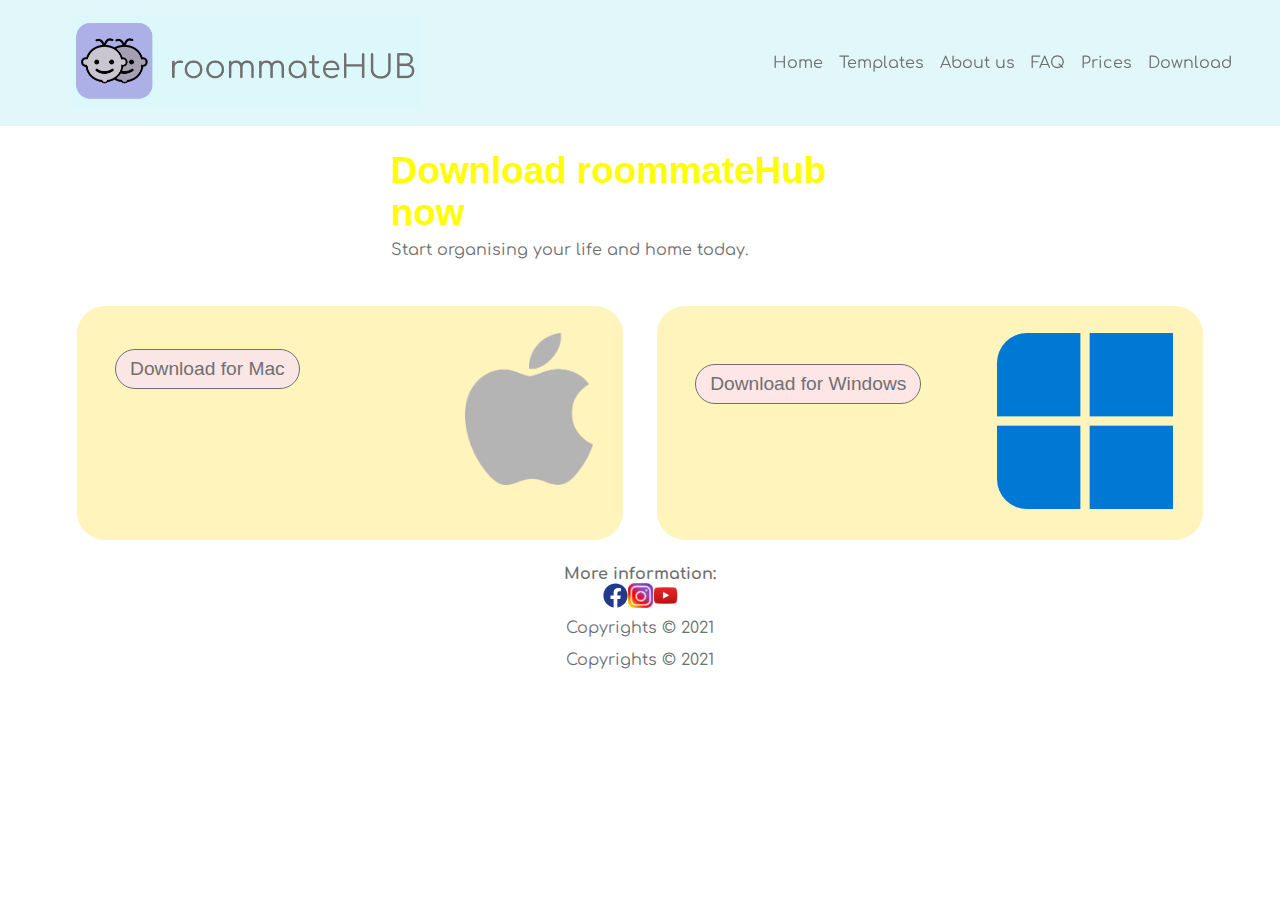
<file: index.html>
<!DOCTYPE html>
<html lang="en">
<head>
    <meta charset="UTF-8">
    <link rel="stylesheet" href="style.css">

    <link rel="stylesheet" href="styles.css">
    <link rel="shortcut icon" type="image/x-icon" href="favicon.ico" />
    <link rel="preconnect" href="https://fonts.googleapis.com">
<link rel="preconnect" href="https://fonts.gstatic.com" crossorigin>
<link href="https://fonts.googleapis.com/css2?family=Comfortaa:wght@300;400;700&display=swap" rel="stylesheet">
    <title>Downloads</title>

</head>

<body>

    <header>

        <img class="logo" src="logo.png" alt="logo">

        <nav>
            <ul id="nav-links-holder" >
                <li class="nav-links"><a class="navbutton" href="">Home</a></li>
                <li class="nav-links"><a class="navbutton" href="">Templates</a></li>
                <li class="nav-links"><a class="navbutton" href="">About us</a></li>
                <li class="nav-links"><a class="navbutton" href="FAQs.html">FAQ</a></li>
                <li class="nav-links"><a class="navbutton" href="">Prices</a></li>
                <li class="nav-links"><a class="navbutton" href="">Download</a></li>
                
              
               
            </ul>

            

        </nav>
       
        <button id="menu-button" >
            Menu 
        </button>



    </header>

    <main>

        <section class="title">

            <div>
                <h1>Download roommateHub now</h1>
                <p>Start organising your life and home today.</p>
            </div>

        </section>

        <div class="box free">
           
            <div class="content1">
                <h2>
                    
                </h2>
    
                <p>
                    
                </p>
                
    
               <button class="button green">
                    Download for Mac
                </button> 
            </div>
            
            <div>
                <img class="apple" src="apple.logo.svg.png" alt="apple">
            </div>


        </div>

        <div class="box premium">

            <div class="content2">
                <h2>
                    
                </h2>

                <p>

                </p>
                
    
                <button class="button pink">
                    Download for Windows
                </button>
    
            </div>
           
            <div>
                <img class="windows" src="windowslogo.svg.png" alt="windows">
            </div>

        </div>

    </main>
    
   

    <script>
        const menuButton=document.getElementById("menu-button")
        console.log(menuButton)
        const menu=document.getElementById("nav-links-holder")
        console.log(menu)
        menuButton.addEventListener("click", ()=>{
            menu.classList.toggle("menu-open")

        })
    </script>

     <footer>
        <h4>More information:</h4>
        <section id="icons">
            <a href="#"><img src="facebook-brands (2).svg" alt="facebook"></a>
            <a href="#"><img src="instagram-brands.png" alt="instagram"></a>
            <a href="#"><img src="youtube-brands.png" alt="youtube"></a>
        </section>
        <p>Copyrights © 2021</p>

        <p>Copyrights ©  2021</p>
 
    </footer>
</body>
</html>
</file>
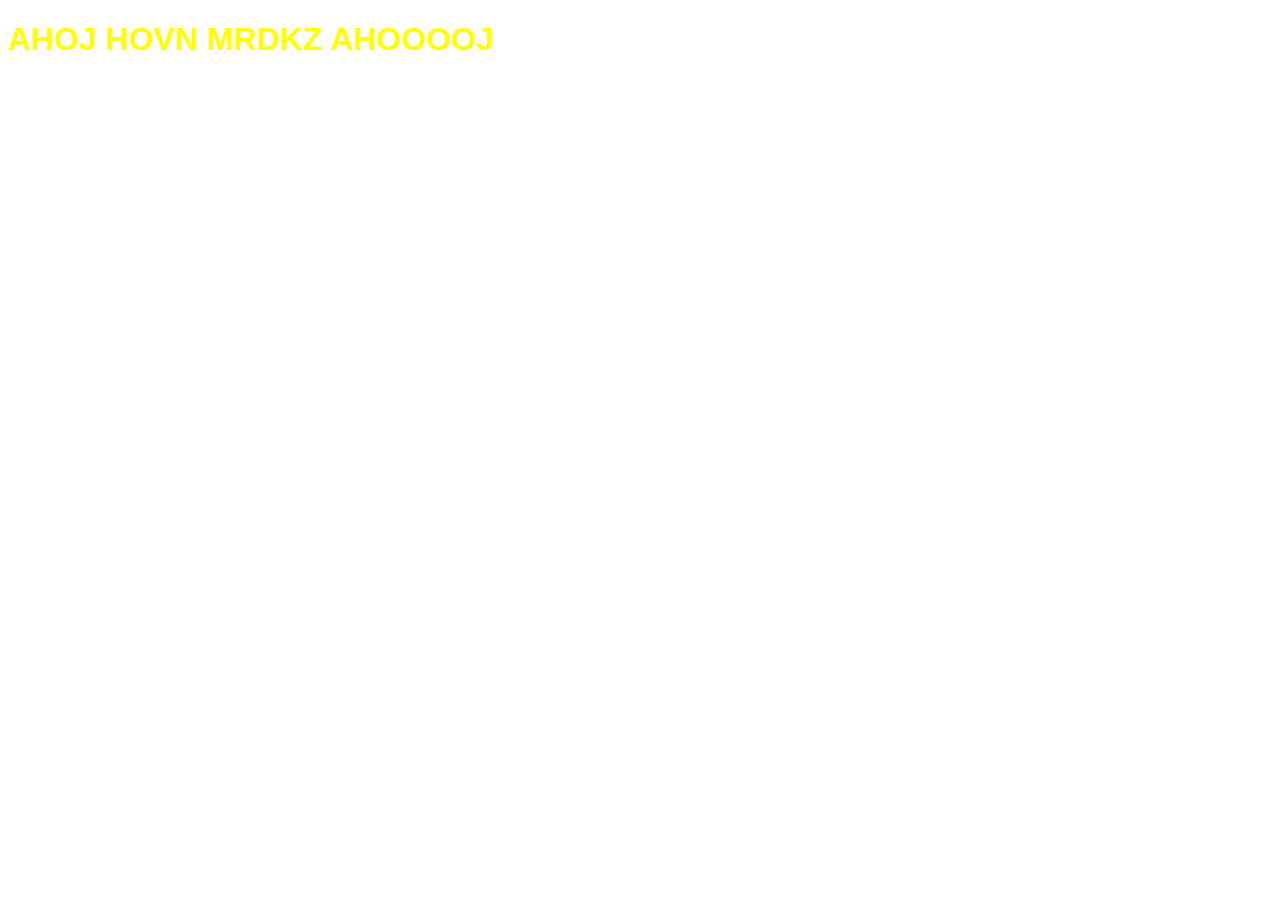
<file: novastrana.html>
<!DOCTYPE html>
<html lang="en">
<head>
  <meta charset="UTF-8">
  <meta http-equiv="X-UA-Compatible" content="IE=edge">
  <meta name="viewport" content="width=device-width, initial-scale=1.0">
  <title>Document</title>
  <link rel="stylesheet" href="style.css">
</head>
<body>
<h1>
  AHOJ HOVN MRDKZ AHOOOOJ
  
</h1>  
</body>
</html>
</file>
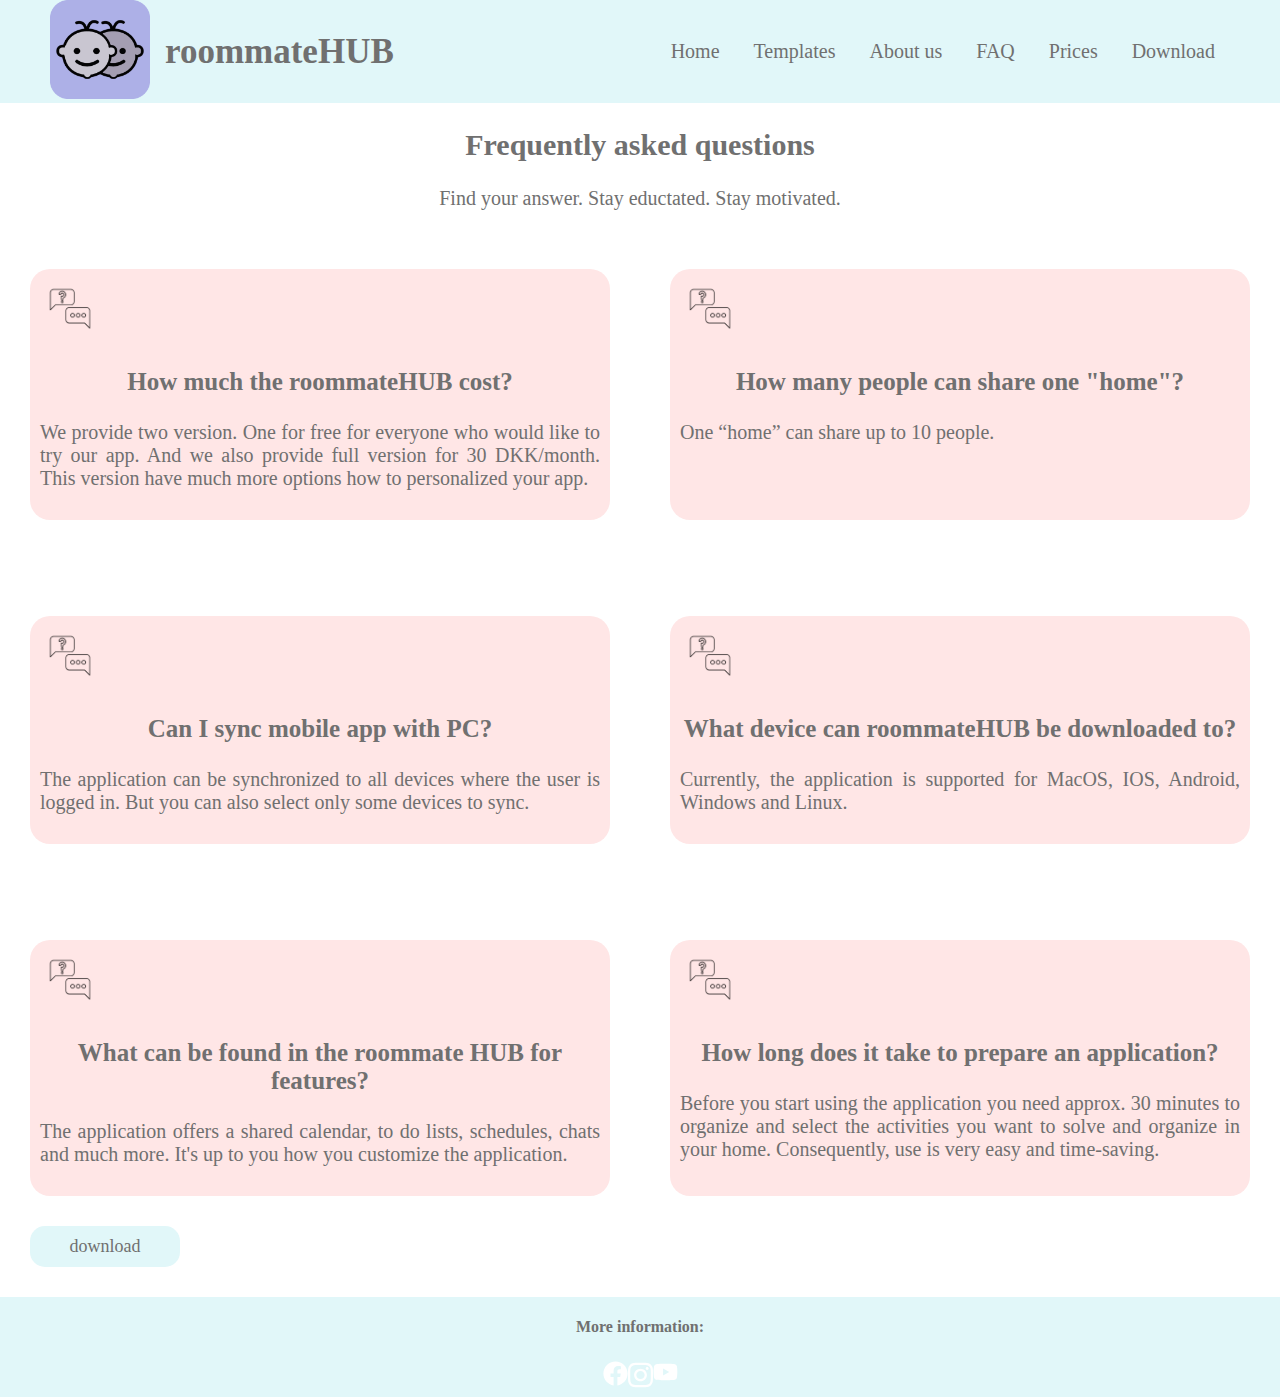
<file: FAQs/FAQs.html>
<!DOCTYPE html>
    <html lang="en">
        <head>
            <meta charset="UTF-8">
            <meta http-equiv="X-UA-Compatible" content="IE=edge">
            <meta name="viewport" content="width=device-width, initial-scale=1.0">
            <link rel="stylesheet" type="text/css" href="FAQs.css">
            <title>"FAQs"</title>
        </head>
        <body>
            <header>
                <nav>
                    <img src="Logo.png" alt="logo">
                    <h1>roommateHUB</h1>
                    <div class="navBar">
                        <div id="burger-button" onclick='cross()'>
                            <div class='Burger-Menu bar1'></div>
                            <div class='Burger-Menu bar2'></div>
                            <div class='Burger-Menu bar3'></div>
                        </div>
                        <div id="myContent" class="myDropDownContent">
                            <a href="javascript:void(0)" class="closebtn" onclick="closeNav()">&times;</a>
                        <div class="overlay-content">
                            <a href="#">Home</a>
                            <a href="#">Templates</a>
                            <a href="#">About us</a>
                            <a class="current" href="#">FAQ</a>
                            <a href="#">Prices</a>
                            <a href="#">Download</a>
                        </div>
                    </div>
                </div>
            </nav>
            <!-- navigation for web-->
            <div class="topnav">
                <a href="#"><img src="Logo.png" alt="logo"></a>
                <h1>roommateHUB</h1>
                <div id="pages">
                    <a href="#">Home</a>
                    <a href="#">Templates</a>
                    <a href="#">About us</a>
                    <a class="current" href="#">FAQ</a>
                    <a href="#">Prices</a>
                    <a href="#">Download</a>
                </div>
             </div>
        </header>
            <section class="sentence">
                <h2>Frequently asked questions</h2>
                <p id="in">Find your answer. Stay eductated. Stay motivated.</p>
            </section>
            <main>
            <section class="squere aa">
                <img id="chat" src="chat.png">
                <h3>How much the roommateHUB cost?</h3>
                <p>We provide two version. One for free for everyone who would like to try our app. And we also provide full version for 30 DKK/month. This version have much more options how to personalized your app.</p>

            </section>
      
            <section class="squere bb">
                <img id="chat" src="chat.png">
                <h3>How many people can share one "home"?</h3>
                <p>One “home” can share up to 10 people.</p>
        
            </section>
            <section class="squere cc">
                <img id="chat" src="chat.png">
                <h3>Can I sync mobile app with PC?</h3>
                <p>The application can be synchronized to all devices where the user is logged in.  But you can also select only some devices to sync.</p>

            </section>
            <section class="squere dd">
                <img id="chat" src="chat.png">
                <h3>What device can roommateHUB be downloaded to?</h3>
                <p>Currently, the application is supported for MacOS, IOS, Android, Windows and Linux.</p>

            </section>
            <section class="squere ee">
                <img id="chat" src="chat.png">
                <h3>What can be found in the roommate HUB for features?</h3>
                <p>The application offers a shared calendar, to do lists, schedules, chats and much more.  It's up to you how you customize the application.</p>

            </section>
            <section class="squere ff">
                <img id="chat" src="chat.png">
                <h3>How long does it take to prepare an application?</h3>
                <p>Before you start using the application you need approx.  30 minutes to organize and select the activities you want to solve and organize in your home.  Consequently, use is very easy and time-saving.</p>
            </main>

            </section>
            <button>download
            </button>
            <footer>
                <h4>More information:</h4>
                <section id="icons">
                    <a href="#"><img src="facebook-brands.svg" alt="facebook"></a>
                    <a href="#"><img src="instagram-brands.svg" alt="instagram"></a>
                    <a href="#"><img src="youtube-brands.svg" alt="youtube"></a>
                </section>
            </footer>
            <script>
                function cross(){
                    document.getElementById('myContent').style.height = '100%';
                    let x= document.getElementById('burger-button');
                    x.classList.toggle('change');
                    let drop = document.getElementById('myContent');
                    drop.classList.toggle('show');
                }
                function closeNav(){
                    document.getElementById('myContent').style.height = '0%';
                }
    
                window.onclick = function(event) {
                    if (!event.target.matches('#burger-button')) {
                        let dropdowns = document.getElementsByClassName("myDropDownContent");
                        let i;
                        for (i = 0; i < dropdowns.length; i++) {
                            let openDropdown = dropdowns[i];
                            if (openDropdown.classList.contains('show')) {
                            openDropdown.classList.remove('show');
                            document.getElementById('burger-button').classList.toggle('change');
                            }
                        }
                    }
                }
            </script>
        </body>
    </html>
</file>
<file: style.css>
h1{
    font-family: Arial, Helvetica, sans-serif;
    color: yellow;
}
</file>
<file: styles.css>
*{
	margin: 0px;
	padding: 0px;
    
    color: #707070;
}
body{
    font-family: 'Comfortaa', cursive;;
    
}
header{
    padding: 0 20px;
    align-items: center;
    display: flex;
    justify-content: space-between;
    background-color: #E1F7F9;
}
.logo{
    width: 350px;
    position: relative;
    left: 1rem;
    padding: 1rem;
}
ul{
    list-style-type: none;
}
a{
    text-decoration: none;
}
main{
    display: grid;
    grid-template-columns: 1fr;
    grid-template-rows: auto;
    grid-row-gap: 4%;
    margin-left: 6%;
    margin-right: 6%;
}
.title{
    display: flex;
    justify-content: center;
    margin: 1rem;
}
h1{
    font-size: 2.2rem;
}
h2{
    font-size: 1.7rem;
    margin-bottom: 15px;
}
.box{
    padding-top: 5%;
    padding-bottom: 5%;
    padding-left: 7%;
    border-radius: 28px;
}
.free{
    background-color: #fff4bc;
    display: flex;
    flex-direction: row;
    justify-content: space-between;
}
.premium{
    background-color: #fff4bc;
    display: flex;
    flex-direction: row;
    justify-content: space-between;
}
p{
    font-size: 1rem;
    margin-top: 7px;
    margin-bottom: 7px;
}
.button{
    border: 0.2px solid #707070;
    border-radius: 35px;
    padding: 8px 14px;
    margin-top: 1rem;
    font-size: 1.2rem;
}
#icons{
   
        display: flex;
        flex-direction: row;
        margin: auto;
}

#icons img{
    width: 25px;
    height: auto;
}

footer{
    padding: 40px;
    align-items: center;
    display: flex;
    flex-direction: column;
}

.green{
    background-color: #fbe6e6;
    display: grid;
}
.pink{
    background-color: #FFE6E6;
}
.apple{
    width: 7rem;
    border-radius: 30px;
    padding-right: 25px;
}
.windows{
    width: 9rem;
    border-radius: 30px;
    padding-right: 25px;
}

#nav-links-holder{
    display: flex;
    flex-direction: column;
       position: fixed;
        top: 0;
        left: 0;
        background-color: white;
        width: 100%;
        height: 100vh;
    transform: translate3d(0, -100%, 0);
    align-items: center;
    justify-content: center;
    transition: transform 0.3s ease-in;
}

#nav-links-holder.menu-open{

    transform: translate3d(0, 0, 0);
    z-index: 200;
    
    
}

#menu-button{
    border: none;
    background-color: transparent;
    font-family: sans-serif;
    text-transform: uppercase;
    z-index: 600;
    
}


@media (min-width:992px){
    
#nav-links-holder{
    position: relative;
    height: auto;
    width: auto;
    transform: translate3d(0, 0, 0);
    background-color: transparent;
    flex-direction: row;
}

    #menu-button{
        display: none;
    }

   header{
       padding: 0 40px;
   }
  
    .navbutton{
        border-radius: 35px;
        padding: 4px 8px;
        
        font-size: 1rem;
    }
    main{
        display: grid;
        grid-template-columns: 1fr 1fr 1fr 1fr;
        grid-template-rows: auto;
        grid-row-gap: 4%;
        grid-column-gap: 3%;
        margin-left: 6%;
        margin-right: 6%;
    }
    .title{
        grid-column: 2/4;
        grid-row: 1;
        margin: 1.5rem;
    }
    h1{
        font-size: 2.3rem;
    }
    .free{
        grid-column: 1/3;
        grid-row: 2;
    }
    .premium{
        grid-column: 3/5;
        grid-row: 2;
    }
    .apple{
        width: 8rem;
        border-radius: 30px;
        padding-right: 30px;
    }
    .windows{
        width: 11rem;
        border-radius: 30px;
        padding-right: 30px;
    }
}

footer{
    padding: 40px;
    align-items: center;
    display: flexbox;
    flex-direction: column;
}

.free{
    background-color: #fff4bc;
    display: flex;
    flex-direction: row;
    justify-content: space-between;
}
</file>
<file: FAQs/FAQs.css>
:root {
    --text: #707070;
    --navigation: #E1F7F9;
    --squares: #FFE6E6;
}
nav img{
    width: 60px;
    position: relative;
    left: 10px;
}
nav{ align-items: center;
}
.navBar{
    position: relative;
    right: 10px;
}
.Burger-Menu{
    width: 36px;
    height: 5px;
    background-color: var(--text);
    margin: 6px 0;
}
#burger-button{
    display: inline-block;
    cursor: pointer;
    z-index: 10;
}
/* Here start dropDown menu for nav */
.myDropDownContent{
    height: 0;
    width: 100%;
    position: fixed;
    z-index: 1;
    left: 0;
    top: 0;
    background-color:var(--navigation);
    background-color: rgba(0,0,0,0 0.9);
    overflow-x: hidden;
    transition: 0.4s;
}
.overlay-content{
    position: relative;
    top: 20%;
    width: 100%;
    text-align: center;
    font-family: "comfortaa";
}
.overlay-content .current{
    color: var(--text)
}
.myDropDownContent a{
    color: var(--text);
    padding: 18px;
    text-decoration: none;
    display: block;
    font-size: 40px;
    transition: 0.3s;
}
.myDropDownContent .closebtn{
    position: absolute;
    top: -33px;
    right: 0px;
    font-size:80px;
}
.show{display: block;}
.topnav{
	display:none
}
nav{
    display: flex;
    justify-content: space-between;
    background-color:var(--navigation);
}
nav h1 {
    font-size: 28px;
    text-align: center;
    color: var(--text);
    position: relative;
    font-family: 'Comfortaa';
}
body{
    margin: 0px
}
p{
    text-align: justify;
    font-family: 'Comfortaa';
    color: var(--text);
    font-size: 20px;
    
}
h2{
    text-align: center;
    color: var(--text);
    font-family: 'Comfortaa';
    font-size: 30px;
}
h3{
    color: var(--text);
    text-align: center;
    font-family: 'Comfortaa';
    font-size: 25px;
}
#in{
    text-align: center;
    color: var(--text);
    font-family: 'Comfortaa';
}
#chat{
    width: 60px;
}
.squere{
    background-color: var(--squares);
    border-radius: 20px;
    margin: 6%;
    margin-left: 30px;
    margin-right: 30px;
    padding: 10px;
}
button{
    background-color: var(--navigation);
	color: var(--text);
	border: none;
	width: 150px;
	padding: 10px 15px;
	border-radius: 15px;
	margin: auto;
	font-size: 18px;
	font-family: 'Comfortaa';
    margin: 30px;

}
footer{
    background-color: var(--navigation);
    width: 100%;
    height: 100px;
    display: flex;
    flex-direction: column;
    text-align: center;
    color: white
  
}
h4{
    font-family: 'Comfortaa';
    color: var(--text)
}
#icons img{
    width: 25px;
    height: auto;
}
#icons{
        display: flex;
        flex-direction: row;
        margin: auto;
}
@media(min-width: 1000px) {
    nav{
        display: none;
    }
    .topnav{
		height:auto;
		display: flex;
		flex-direction: row;
		background-color: var(--navigation);
		padding:0px 50px
    }
    .topnav img {
		width:100px;
		height: auto;
    }
    .topnav h1 {
        font-size: 35px;
        color: var(--text);
        font-family: 'Comfortaa';
        padding-left: 15px;
        margin-top: auto;
        margin-bottom: auto;
    }
    #pages {
		overflow: hidden;
		margin: auto 0 auto auto;
		}
	#pages a{
		color:var(--text);
		text-decoration: none;
		font-family: 'Comfortaa';
		font-size: 20px;
		padding: 15px;
		}
    #pages a:hover{
	text-decoration: underline;
    }
    main{
        display: grid;
        grid-template-columns: 1fr 1fr 1fr 1fr;
        grid-template-rows: auto;
        row-gap: 2%;
    }
    .aa{
        grid-column: 1/3;
        grid-row: 1;
    }
    .bb {
        grid-column: 3/5;
        grid-row: 1;
    }
    .cc{
        grid-column: 1/3;
        grid-row: 2;
    }
    .dd{
        grid-column: 3/5;
        grid-row: 2;
    }
    .ee{
        grid-column: 1/3;
        grid-row: 3;
    }
    .ff{
        grid-column: 3/5;
        grid-row: 3;
    }
}
</file>
